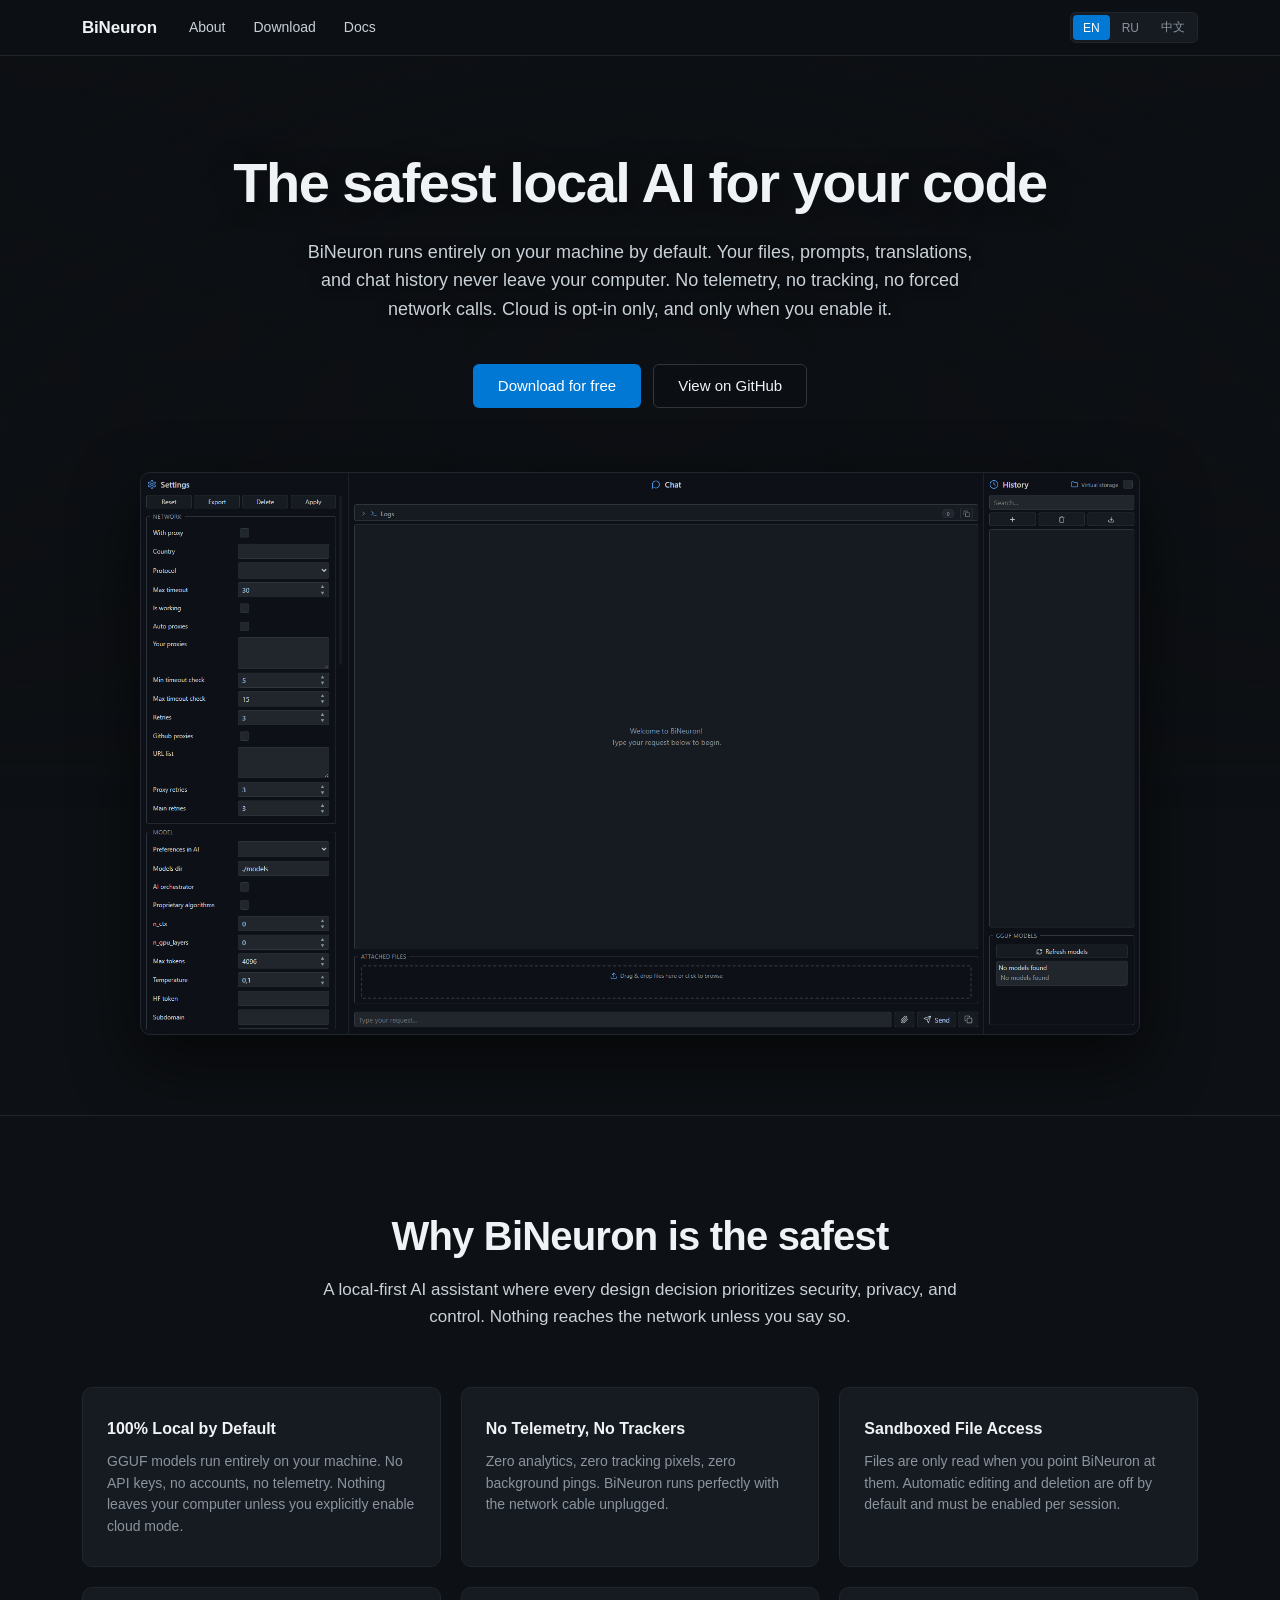
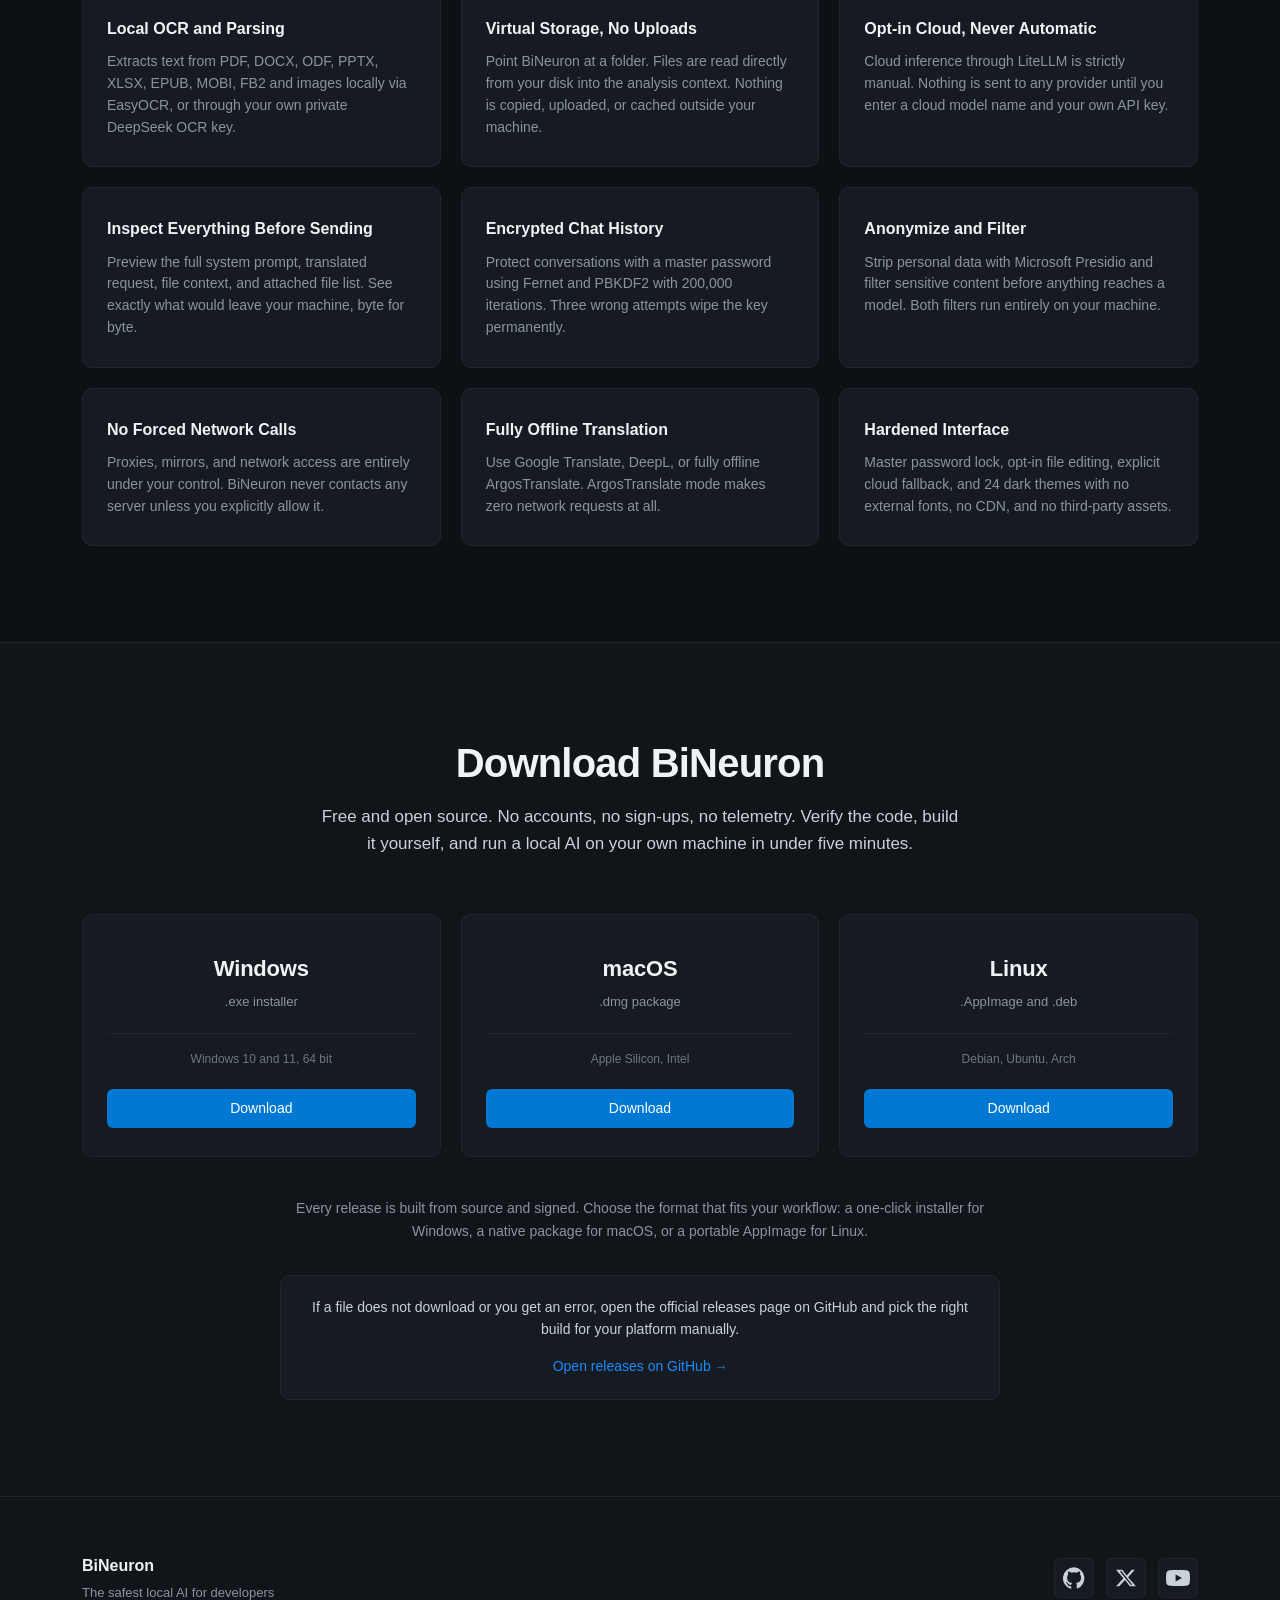
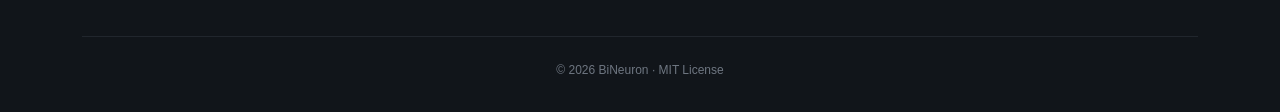
<file: index.html>
<!--This code was made entirely using DeepSeek Coder.-->
<!--Link to the model: https://huggingface.co/collections/deepseek-ai/deepseek-coder-->


<!DOCTYPE html>
<html lang="en">
<head>
<meta charset="UTF-8">
<meta name="viewport" content="width=device-width, initial-scale=1">
<title>BiNeuron</title>
  <link rel="icon" type="image/x-icon" href="img_files/logo.ico">
  <link rel="shortcut icon" type="image/x-icon" href="img_files/logo.ico">
  <link rel="apple-touch-icon" href="img_files/logo.ico">
<link rel="stylesheet" href="website/style.css">
<script>
if ("scrollRestoration" in history) {
  history.scrollRestoration = "manual";
}
(function forceTop() {
  if (window.location.hash) {
    history.replaceState(null, "", window.location.pathname + window.location.search);
  }
  window.scrollTo(0, 0);
  window.addEventListener("load", function () {
    window.scrollTo(0, 0);
  });
})();
</script>
</head>
<body>

<div class="bg-binary" aria-hidden="true">
  <canvas id="binaryCanvas"></canvas>
</div>

<header class="nav">
  <div class="nav-inner">
    <a href="#" class="logo">BiNeuron</a>
    <nav class="nav-links">
      <a href="#about" data-i18n="nav_about">About</a>
      <a href="#download" data-i18n="nav_download">Download</a>
      <a href="https://github.com/just-not-google/BiNeuron/tree/main/docs" data-i18n="nav_docs">Docs</a>
    </nav>
    <div class="nav-right">
      <div class="lang-switch">
        <button data-lang="en" class="active">EN</button>
        <button data-lang="ru">RU</button>
        <button data-lang="zh">中文</button>
      </div>
    </div>
  </div>
</header>

<main>

  <section class="hero">
    <div class="container">
      <h1 data-i18n="hero_title">The safest local AI for your code</h1>
      <p class="hero-sub" data-i18n="hero_sub">
        BiNeuron runs entirely on your machine by default. Your files, prompts, translations, and chat history never leave your computer. No telemetry, no tracking, no forced network calls. Cloud is opt-in only, and only when you enable it.
      </p>
      <div class="hero-actions">
        <a href="#download" class="btn btn-primary" data-i18n="btn_download">Download for free</a>
        <a href="https://github.com/just-not-google/BiNeuron" class="btn btn-secondary" data-i18n="btn_github">View on GitHub</a>
      </div>
      <div class="hero-image">
        <img src="img_files/gui_screenshot_4.png" alt="BiNeuron">
      </div>
    </div>
  </section>

  <section id="about" class="section">
    <div class="container">
      <h2 class="section-title" data-i18n="about_title">Why BiNeuron is the safest</h2>
      <p class="section-sub" data-i18n="about_text">
        A local-first AI assistant where every design decision prioritizes security, privacy, and control. Nothing reaches the network unless you say so.
      </p>

      <div class="features">
        <div class="feature">
          <h3 data-i18n="f1_title">100% Local by Default</h3>
          <p data-i18n="f1_text">GGUF models run entirely on your machine. No API keys, no accounts, no telemetry. Nothing leaves your computer unless you explicitly enable cloud mode.</p>
        </div>
        <div class="feature">
          <h3 data-i18n="f2_title">No Telemetry, No Trackers</h3>
          <p data-i18n="f2_text">Zero analytics, zero tracking pixels, zero background pings. BiNeuron runs perfectly with the network cable unplugged.</p>
        </div>
        <div class="feature">
          <h3 data-i18n="f3_title">Sandboxed File Access</h3>
          <p data-i18n="f3_text">Files are only read when you point BiNeuron at them. Automatic editing and deletion are off by default and must be enabled per session.</p>
        </div>
        <div class="feature">
          <h3 data-i18n="f4_title">Local OCR and Parsing</h3>
          <p data-i18n="f4_text">Extracts text from PDF, DOCX, ODF, PPTX, XLSX, EPUB, MOBI, FB2 and images locally via EasyOCR, or through your own private DeepSeek OCR key.</p>
        </div>
        <div class="feature">
          <h3 data-i18n="f5_title">Virtual Storage, No Uploads</h3>
          <p data-i18n="f5_text">Point BiNeuron at a folder. Files are read directly from your disk into the analysis context. Nothing is copied, uploaded, or cached outside your machine.</p>
        </div>
        <div class="feature">
          <h3 data-i18n="f6_title">Opt-in Cloud, Never Automatic</h3>
          <p data-i18n="f6_text">Cloud inference through LiteLLM is strictly manual. Nothing is sent to any provider until you enter a cloud model name and your own API key.</p>
        </div>
        <div class="feature">
          <h3 data-i18n="f7_title">Inspect Everything Before Sending</h3>
          <p data-i18n="f7_text">Preview the full system prompt, translated request, file context, and attached file list. See exactly what would leave your machine, byte for byte.</p>
        </div>
        <div class="feature">
          <h3 data-i18n="f8_title">Encrypted Chat History</h3>
          <p data-i18n="f8_text">Protect conversations with a master password using Fernet and PBKDF2 with 200,000 iterations. Three wrong attempts wipe the key permanently.</p>
        </div>
        <div class="feature">
          <h3 data-i18n="f9_title">Anonymize and Filter</h3>
          <p data-i18n="f9_text">Strip personal data with Microsoft Presidio and filter sensitive content before anything reaches a model. Both filters run entirely on your machine.</p>
        </div>
        <div class="feature">
          <h3 data-i18n="f10_title">No Forced Network Calls</h3>
          <p data-i18n="f10_text">Proxies, mirrors, and network access are entirely under your control. BiNeuron never contacts any server unless you explicitly allow it.</p>
        </div>
        <div class="feature">
          <h3 data-i18n="f11_title">Fully Offline Translation</h3>
          <p data-i18n="f11_text">Use Google Translate, DeepL, or fully offline ArgosTranslate. ArgosTranslate mode makes zero network requests at all.</p>
        </div>
        <div class="feature">
          <h3 data-i18n="f12_title">Hardened Interface</h3>
          <p data-i18n="f12_text">Master password lock, opt-in file editing, explicit cloud fallback, and 24 dark themes with no external fonts, no CDN, and no third-party assets.</p>
        </div>
      </div>
    </div>
  </section>

  <section id="download" class="section section-alt">
    <div class="container">
      <h2 class="section-title" data-i18n="download_title">Download BiNeuron</h2>
      <p class="section-sub" data-i18n="download_text">
        Free and open source. No accounts, no sign-ups, no telemetry. Verify the code, build it yourself, and run a local AI on your own machine in under five minutes.
      </p>

      <div class="download-grid">
        <div class="download-card">
          <div class="os-name">Windows</div>
          <div class="os-note" data-i18n="dl_win">.exe installer</div>
          <div class="os-desc" data-i18n="dl_win_desc">Windows 10 and 11, 64 bit</div>
          <a href="https://github.com/just-not-google/BiNeuron/releases/download/v0.0.5/BiNeuron-Web-Windows.zip" class="btn btn-primary download-btn" data-i18n="dl_btn">Download</a>
        </div>
        <div class="download-card">
          <div class="os-name">macOS</div>
          <div class="os-note" data-i18n="dl_mac">.dmg package</div>
          <div class="os-desc" data-i18n="dl_mac_desc">Apple Silicon, Intel</div>
          <a href="https://github.com/just-not-google/BiNeuron/releases/download/v0.0.5/BiNeuron-Web-MacOS.zip" class="btn btn-primary download-btn" data-i18n="dl_btn">Download</a>
        </div>
        <div class="download-card">
          <div class="os-name">Linux</div>
          <div class="os-note" data-i18n="dl_linux">.AppImage and .deb</div>
          <div class="os-desc" data-i18n="dl_linux_desc">Debian, Ubuntu, Arch</div>
          <a href="https://github.com/just-not-google/BiNeuron/releases/download/v0.0.5/BiNeuron-Web-Linux.zip" class="btn btn-primary download-btn" data-i18n="dl_btn">Download</a>
        </div>
      </div>

      <p class="download-foot" data-i18n="download_note">
        Every release is built from source and signed. Choose the format that fits your workflow: a one-click installer for Windows, a native package for macOS, or a portable AppImage for Linux.
      </p>

      <div class="download-help">
        <p data-i18n="download_help_text">
          If a file does not download or you get an error, open the official releases page on GitHub and pick the right build for your platform manually.
        </p>
        <a href="https://github.com/just-not-google/BiNeuron/releases" target="_blank" rel="noopener" class="download-help-link" data-i18n="download_help_link">
          Open releases on GitHub
        </a>
      </div>
    </div>
  </section>

</main>

<footer class="footer">
  <div class="container">
    <div class="footer-inner">
      <div class="footer-brand">
        <div class="footer-logo">BiNeuron</div>
        <div class="footer-tag" data-i18n="footer_tag">The safest local AI for developers</div>
      </div>
      <div class="social-links">
        <a href="https://github.com/just-not-google/BiNeuron" target="_blank" rel="noopener" aria-label="GitHub" title="GitHub">
          <svg viewBox="0 0 24 24" width="22" height="22" fill="currentColor" aria-hidden="true">
            <path d="M12 .3a12 12 0 00-3.8 23.4c.6.1.8-.3.8-.6v-2.2c-3.3.7-4-1.6-4-1.6-.6-1.4-1.4-1.8-1.4-1.8-1.1-.8.1-.8.1-.8 1.2.1 1.9 1.3 1.9 1.3 1.1 1.9 2.9 1.3 3.6 1 .1-.8.4-1.3.8-1.6-2.7-.3-5.5-1.3-5.5-6 0-1.3.5-2.4 1.2-3.2-.1-.3-.5-1.5.1-3.2 0 0 1-.3 3.3 1.2a11.5 11.5 0 016 0c2.3-1.5 3.3-1.2 3.3-1.2.7 1.7.2 2.9.1 3.2.8.8 1.2 1.9 1.2 3.2 0 4.6-2.8 5.6-5.5 5.9.4.4.8 1.1.8 2.2v3.3c0 .3.2.7.8.6A12 12 0 0012 .3z"/>
          </svg>
        </a>
        <a href="https://x.com/BiNeuron123" target="_blank" rel="noopener" aria-label="X (Twitter)" title="X (Twitter)">
          <svg viewBox="0 0 24 24" width="20" height="20" fill="currentColor" aria-hidden="true">
            <path d="M18.9 2h3.7l-8.1 9.2L24 22h-7.4l-5.8-7.6L3.9 22H.2l8.6-9.8L0 2h7.6l5.3 6.9L18.9 2zm-1.3 18h2L6.5 3.9H4.4L17.6 20z"/>
          </svg>
        </a>
        <a href="https://www.youtube.com/@bineuron" target="_blank" rel="noopener" aria-label="YouTube" title="YouTube">
          <svg viewBox="0 0 24 24" width="24" height="24" fill="currentColor" aria-hidden="true">
            <path d="M23.5 6.5a3 3 0 00-2.1-2.1C19.5 3.9 12 3.9 12 3.9s-7.5 0-9.4.5A3 3 0 00.5 6.5C0 8.4 0 12 0 12s0 3.6.5 5.5a3 3 0 002.1 2.1c1.9.5 9.4.5 9.4.5s7.5 0 9.4-.5a3 3 0 002.1-2.1c.5-1.9.5-5.5.5-5.5s0-3.6-.5-5.5zM9.6 15.6V8.4l6.3 3.6-6.3 3.6z"/>
          </svg>
        </a>
      </div>
    </div>
    <div class="footer-copy">© 2026 BiNeuron · MIT License</div>
  </div>
</footer>

<script>
const TRANSLATIONS = {
  en: {
    nav_about: "About",
    nav_download: "Download",
    nav_docs: "Docs",
    hero_title: "The safest local AI for your code",
    hero_sub: "BiNeuron runs entirely on your machine by default. Your files, prompts, translations, and chat history never leave your computer. No telemetry, no tracking, no forced network calls. Cloud is opt-in only, and only when you enable it.",
    btn_download: "Download for free",
    btn_github: "View on GitHub",
    about_title: "Why BiNeuron is the safest",
    about_text: "A local-first AI assistant where every design decision prioritizes security, privacy, and control. Nothing reaches the network unless you say so.",
    f1_title: "100% Local by Default",
    f1_text: "GGUF models run entirely on your machine. No API keys, no accounts, no telemetry. Nothing leaves your computer unless you explicitly enable cloud mode.",
    f2_title: "No Telemetry, No Trackers",
    f2_text: "Zero analytics, zero tracking pixels, zero background pings. BiNeuron runs perfectly with the network cable unplugged.",
    f3_title: "Sandboxed File Access",
    f3_text: "Files are only read when you point BiNeuron at them. Automatic editing and deletion are off by default and must be enabled per session.",
    f4_title: "Local OCR and Parsing",
    f4_text: "Extracts text from PDF, DOCX, ODF, PPTX, XLSX, EPUB, MOBI, FB2 and images locally via EasyOCR, or through your own private DeepSeek OCR key.",
    f5_title: "Virtual Storage, No Uploads",
    f5_text: "Point BiNeuron at a folder. Files are read directly from your disk into the analysis context. Nothing is copied, uploaded, or cached outside your machine.",
    f6_title: "Opt-in Cloud, Never Automatic",
    f6_text: "Cloud inference through LiteLLM is strictly manual. Nothing is sent to any provider until you enter a cloud model name and your own API key.",
    f7_title: "Inspect Everything Before Sending",
    f7_text: "Preview the full system prompt, translated request, file context, and attached file list. See exactly what would leave your machine, byte for byte.",
    f8_title: "Encrypted Chat History",
    f8_text: "Protect conversations with a master password using Fernet and PBKDF2 with 200,000 iterations. Three wrong attempts wipe the key permanently.",
    f9_title: "Anonymize and Filter",
    f9_text: "Strip personal data with Microsoft Presidio and filter sensitive content before anything reaches a model. Both filters run entirely on your machine.",
    f10_title: "No Forced Network Calls",
    f10_text: "Proxies, mirrors, and network access are entirely under your control. BiNeuron never contacts any server unless you explicitly allow it.",
    f11_title: "Fully Offline Translation",
    f11_text: "Use Google Translate, DeepL, or fully offline ArgosTranslate. ArgosTranslate mode makes zero network requests at all.",
    f12_title: "Hardened Interface",
    f12_text: "Master password lock, opt-in file editing, explicit cloud fallback, and 24 dark themes with no external fonts, no CDN, and no third-party assets.",
    download_title: "Download BiNeuron",
    download_text: "Free and open source. No accounts, no sign-ups, no telemetry. Verify the code, build it yourself, and run a local AI on your own machine in under five minutes.",
    download_note: "Every release is built from source and signed. Choose the format that fits your workflow: a one-click installer for Windows, a native package for macOS, or a portable AppImage for Linux.",
    download_help_text: "If a file does not download or you get an error, open the official releases page on GitHub and pick the right build for your platform manually.",
    download_help_link: "Open releases on GitHub",
    dl_win: ".exe installer",
    dl_win_desc: "Windows 10 and 11, 64 bit",
    dl_mac: ".dmg package",
    dl_mac_desc: "Apple Silicon, Intel",
    dl_linux: ".AppImage and .deb",
    dl_linux_desc: "Debian, Ubuntu, Arch",
    dl_btn: "Download",
    footer_tag: "The safest local AI for developers"
  },
  ru: {
    nav_about: "О проекте",
    nav_download: "Скачать",
    nav_docs: "Документация",
    hero_title: "Самый безопасный локальный ИИ для вашего кода",
    hero_sub: "BiNeuron полностью работает на вашей машине по умолчанию. Файлы, запросы, переводы и история чатов не покидают ваш компьютер. Без телеметрии, без трекинга, без принудительных сетевых вызовов. Облако только по вашему явному включению.",
    btn_download: "Скачать бесплатно",
    btn_github: "Открыть на GitHub",
    about_title: "Почему BiNeuron безопаснее всех",
    about_text: "Локальный ИИ ассистент, в котором каждое решение ставит на первое место безопасность, приватность и контроль. Ничего не уходит в сеть, пока вы сами это не разрешите.",
    f1_title: "100% Локально по умолчанию",
    f1_text: "GGUF модели работают полностью на вашей машине. Без API ключей, без аккаунтов, без телеметрии. Ничего не покидает ваш компьютер, пока вы сами не включите облачный режим.",
    f2_title: "Без телеметрии и трекеров",
    f2_text: "Ноль аналитики, ноль трекинг-пикселей, ноль фоновых пингов. BiNeuron отлично работает даже с отключённым сетевым кабелем.",
    f3_title: "Изолированный доступ к файлам",
    f3_text: "Файлы читаются только тогда, когда вы сами укажете их BiNeuron. Автоматическое редактирование и удаление отключены по умолчанию и включаются отдельно на сессию.",
    f4_title: "Локальный OCR и парсинг",
    f4_text: "Извлекает текст из PDF, DOCX, ODF, PPTX, XLSX, EPUB, MOBI, FB2 и изображений локально через EasyOCR или через ваш собственный ключ DeepSeek OCR.",
    f5_title: "Виртуальное хранилище без загрузок",
    f5_text: "Укажите BiNeuron на папку. Файлы читаются напрямую с диска в контекст анализа. Ничего не копируется, не загружается и не кэшируется вне вашей машины.",
    f6_title: "Облако только вручную",
    f6_text: "Облачный инференс через LiteLLM строго вручную. Ничего не отправляется провайдеру, пока вы сами не введёте имя облачной модели и свой API ключ.",
    f7_title: "Полный предпросмотр запроса",
    f7_text: "Просмотр полного системного промпта, переведённого запроса, контекста файлов и списка вложений. Вы точно видите, что покинет вашу машину, до байта.",
    f8_title: "Зашифрованная история чатов",
    f8_text: "История диалогов защищена мастер паролем через Fernet и PBKDF2 с 200 000 итераций. Три неверных попытки навсегда удаляют ключ.",
    f9_title: "Анонимизация и фильтрация",
    f9_text: "Удаляет персональные данные через Microsoft Presidio и фильтрует чувствительный контент до отправки в модель. Оба фильтра работают полностью на вашей машине.",
    f10_title: "Без принудительных сетевых вызовов",
    f10_text: "Прокси, зеркала и сетевой доступ полностью под вашим контролем. BiNeuron не обращается ни к какому серверу, пока вы сами это не разрешите.",
    f11_title: "Полностью офлайн перевод",
    f11_text: "Google Translate, DeepL или полностью офлайн ArgosTranslate. Режим ArgosTranslate делает ноль сетевых запросов.",
    f12_title: "Укреплённый интерфейс",
    f12_text: "Мастер-пароль, редактирование файлов только по включению, облако только вручную, 24 тёмные темы без внешних шрифтов, CDN и сторонних ресурсов.",
    download_title: "Скачать BiNeuron",
    download_text: "Бесплатный проект с открытым исходным кодом. Без аккаунтов, без регистрации, без телеметрии. Проверьте код, соберите сами и запустите локальный ИИ на своей машине меньше чем за пять минут.",
    download_note: "Каждый релиз собирается из исходников и подписывается. Выберите подходящий формат: установщик в один клик для Windows, нативный пакет для macOS или портативный AppImage для Linux.",
    download_help_text: "Если файл не скачивается или появляется ошибка, откройте официальную страницу релизов на GitHub и выберите сборку для вашей платформы вручную.",
    download_help_link: "Открыть релизы на GitHub",
    dl_win: ".exe установщик",
    dl_win_desc: "Windows 10 и 11, 64 бита",
    dl_mac: ".dmg пакет",
    dl_mac_desc: "Apple Silicon, Intel",
    dl_linux: ".AppImage и .deb",
    dl_linux_desc: "Debian, Ubuntu, Arch",
    dl_btn: "Скачать",
    footer_tag: "Самый безопасный локальный ИИ для разработчиков"
  },
  zh: {
    nav_about: "关于",
    nav_download: "下载",
    nav_docs: "文档",
    hero_title: "为你的代码打造的最安全的本地 AI",
    hero_sub: "BiNeuron 默认完全在你的机器上运行。文件、提示、翻译和对话历史永远不会离开你的电脑。没有遥测，没有跟踪，没有强制网络请求。云端仅在你自行启用时才会使用。",
    btn_download: "免费下载",
    btn_github: "在 GitHub 上查看",
    about_title: "为什么 BiNeuron 最安全",
    about_text: "一个本地优先的 AI 助手，每个设计决策都以安全、隐私和控制为先。除非你明确允许，否则不会有任何内容进入网络。",
    f1_title: "默认完全本地",
    f1_text: "GGUF 模型完全在你的机器上运行。无 API 密钥、无账号、无遥测。除非你明确启用云模式，否则不会有任何内容离开你的电脑。",
    f2_title: "无遥测，无跟踪",
    f2_text: "零分析、零跟踪像素、零后台请求。即使拔掉网线，BiNeuron 也能完美运行。",
    f3_title: "隔离的文件访问",
    f3_text: "只有你主动指定时，BiNeuron 才会读取文件。自动编辑和删除默认关闭，必须按会话手动启用。",
    f4_title: "本地 OCR 与解析",
    f4_text: "通过 EasyOCR 本地从 PDF、DOCX、ODF、PPTX、XLSX、EPUB、MOBI、FB2 和图像中提取文本，或使用你自己的 DeepSeek OCR 密钥。",
    f5_title: "虚拟存储，无上传",
    f5_text: "将 BiNeuron 指向一个文件夹，文件直接从磁盘读入分析上下文。不会复制、上传或缓存到你的机器之外。",
    f6_title: "云端严格手动",
    f6_text: "通过 LiteLLM 的云端推理严格手动。在你亲自输入云模型名称和 API 密钥之前，不会向任何提供商发送任何内容。",
    f7_title: "发送前完整预览",
    f7_text: "预览完整的系统提示、翻译后的请求、文件上下文和附件列表。逐字节看到什么会离开你的机器。",
    f8_title: "加密对话历史",
    f8_text: "使用主密码保护对话历史，采用 Fernet 和 PBKDF2，200,000 次迭代。三次错误输入将永久删除密钥。",
    f9_title: "匿名化与过滤",
    f9_text: "在内容到达模型之前，使用 Microsoft Presidio 去除个人数据并过滤敏感内容。两个过滤器都在你的机器上本地运行。",
    f10_title: "无强制网络请求",
    f10_text: "代理、镜像和网络访问完全由你控制。除非你明确允许，BiNeuron 不会联系任何服务器。",
    f11_title: "完全离线翻译",
    f11_text: "使用 Google Translate、DeepL 或完全离线的 ArgosTranslate。ArgosTranslate 模式完全不发起任何网络请求。",
    f12_title: "强化的界面",
    f12_text: "主密码锁定、按需启用的文件编辑、手动云端回退，24 款深色主题，无外部字体、无 CDN、无第三方资源。",
    download_title: "下载 BiNeuron",
    download_text: "免费且开源。无需注册，无需订阅，无遥测。审核代码，自行构建，五分钟内在你自己的机器上运行本地 AI。",
    download_note: "每个版本都从源码构建并签名。选择适合你工作流的格式：Windows 一键安装包、macOS 原生包，或 Linux 便携 AppImage。",
    download_help_text: "如果文件无法下载或出现错误，请打开 GitHub 官方发布页面，手动选择适合你平台的版本。",
    download_help_link: "打开 GitHub 发布页面",
    dl_win: ".exe 安装包",
    dl_win_desc: "Windows 10 和 11，64 位",
    dl_mac: ".dmg 包",
    dl_mac_desc: "Apple Silicon，Intel",
    dl_linux: ".AppImage 和 .deb",
    dl_linux_desc: "Debian，Ubuntu，Arch",
    dl_btn: "下载",
    footer_tag: "面向开发者的最安全本地 AI"
  }
};

const buttons = document.querySelectorAll(".lang-switch button");

function applyLang(lang) {
  const dict = TRANSLATIONS[lang] || TRANSLATIONS.en;
  document.documentElement.lang = lang;
  document.querySelectorAll("[data-i18n]").forEach(function (el) {
    const key = el.dataset.i18n;
    if (dict[key]) el.textContent = dict[key];
  });
  buttons.forEach(function (btn) {
    btn.classList.toggle("active", btn.dataset.lang === lang);
  });
  try { localStorage.setItem("bineuron_lang", lang); } catch (e) {}
}

buttons.forEach(function (btn) {
  btn.addEventListener("click", function () {
    applyLang(btn.dataset.lang);
  });
});

(function initLang() {
  let saved = null;
  try { saved = localStorage.getItem("bineuron_lang"); } catch (e) {}
  if (saved && TRANSLATIONS[saved]) return applyLang(saved);
  const b = (navigator.language || "en").slice(0, 2).toLowerCase();
  if (b === "ru") applyLang("ru");
  else if (b === "zh") applyLang("zh");
  else applyLang("en");
})();

(function initBinary() {
  const canvas = document.getElementById("binaryCanvas");
  if (!canvas) return;

  const ctx = canvas.getContext("2d");
  let width, height, columns, drops;
  const fontSize = 16;
  const chars = ["0", "1"];

  function setup() {
    width = canvas.width = window.innerWidth;
    height = canvas.height = window.innerHeight;
    columns = Math.floor(width / fontSize);
    drops = new Array(columns).fill(0).map(function () {
      return Math.random() * -50;
    });
  }

  function draw() {
    ctx.fillStyle = "rgba(13, 16, 20, 0.08)";
    ctx.fillRect(0, 0, width, height);

    ctx.font = fontSize + "px monospace";
    for (let i = 0; i < drops.length; i++) {
      const char = chars[Math.floor(Math.random() * chars.length)];
      const x = i * fontSize;
      const y = drops[i] * fontSize;

      const fade = 1 - (y / height);
      const alpha = Math.max(0.05, Math.min(0.5, fade * 0.6));

      ctx.fillStyle = "rgba(74, 158, 255, " + alpha + ")";
      ctx.fillText(char, x, y);

      if (y > height && Math.random() > 0.975) {
        drops[i] = 0;
      }
      drops[i]++;
    }
  }

  setup();
  window.addEventListener("resize", setup);

  let last = 0;
  function loop(t) {
    if (t - last > 55) {
      draw();
      last = t;
    }
    requestAnimationFrame(loop);
  }

  const reduce = window.matchMedia("(prefers-reduced-motion: reduce)").matches;
  if (reduce) {
    draw();
  } else {
    requestAnimationFrame(loop);
  }
})();
</script>

</body>
</html>
</file>
<file: website/style.css>
:root {
  --bg: #0d1014;
  --bg-alt: #11151a;
  --bg-card: #161b22;
  --bg-card-hover: #1c232c;
  --bg-nav: rgba(13, 16, 20, 0.85);

  --fg: #f0f3f6;
  --fg-sub: #c9d1d9;
  --fg-dim: #8b949e;
  --fg-mute: #6e7681;

  --border: #21262d;
  --border-hover: #30363d;

  --accent: #0078d4;
  --accent-hover: #1a8cff;
  --accent-soft: rgba(0, 120, 212, 0.15);

  --radius: 6px;
  --radius-lg: 10px;

  --max-w: 1180px;

  --font: -apple-system, BlinkMacSystemFont, "Segoe UI", Roboto, "Helvetica Neue", Arial, sans-serif;
}

* { box-sizing: border-box; margin: 0; padding: 0; }

html {
  scroll-behavior: smooth;
  scroll-padding-top: 80px;
}

section[id] {
  scroll-margin-top: 80px;
}

body {
  position: relative;
  background: var(--bg);
  color: var(--fg);
  font-family: var(--font);
  font-size: 16px;
  line-height: 1.6;
  -webkit-font-smoothing: antialiased;
  overflow-x: hidden;
}

a { color: inherit; text-decoration: none; }

img { max-width: 100%; display: block; }

.bg-binary {
  position: fixed;
  inset: 0;
  z-index: -1;
  pointer-events: none;
  overflow: hidden;
  mask-image: linear-gradient(
    to bottom,
    rgba(0, 0, 0, 1) 0%,
    rgba(0, 0, 0, 0.85) 25%,
    rgba(0, 0, 0, 0.4) 55%,
    rgba(0, 0, 0, 0) 90%
  );
  -webkit-mask-image: linear-gradient(
    to bottom,
    rgba(0, 0, 0, 1) 0%,
    rgba(0, 0, 0, 0.85) 25%,
    rgba(0, 0, 0, 0.4) 55%,
    rgba(0, 0, 0, 0) 90%
  );
}

#binaryCanvas {
  display: block;
  width: 100%;
  height: 100%;
  opacity: 0.55;
}

.bg-binary::after {
  content: "";
  position: absolute;
  inset: 0;
  background: radial-gradient(
    ellipse 70% 55% at 50% 40%,
    transparent 0%,
    rgba(13, 16, 20, 0.35) 55%,
    rgba(13, 16, 20, 0.85) 100%
  );
  pointer-events: none;
}

::-webkit-scrollbar { width: 10px; height: 10px; }
::-webkit-scrollbar-track { background: var(--bg); }
::-webkit-scrollbar-thumb {
  background: #30363d;
  border-radius: 5px;
  border: 2px solid var(--bg);
}
::-webkit-scrollbar-thumb:hover { background: #4a525c; }

* {
  scrollbar-width: thin;
  scrollbar-color: #30363d var(--bg);
}

.container {
  max-width: var(--max-w);
  margin: 0 auto;
  padding: 0 32px;
  position: relative;
  z-index: 1;
}

.nav {
  position: sticky;
  top: 0;
  z-index: 100;
  background: var(--bg-nav);
  backdrop-filter: saturate(180%) blur(16px);
  -webkit-backdrop-filter: saturate(180%) blur(16px);
  border-bottom: 1px solid var(--border);
}

.nav-inner {
  max-width: var(--max-w);
  margin: 0 auto;
  padding: 12px 32px;
  display: flex;
  align-items: center;
  gap: 32px;
}

.logo {
  font-size: 17px;
  font-weight: 700;
  letter-spacing: -0.2px;
  color: var(--fg);
  flex-shrink: 0;
}

.nav-links {
  display: flex;
  gap: 28px;
  flex: 1;
}

.nav-links a {
  color: var(--fg-sub);
  font-size: 14px;
  transition: color .15s;
}

.nav-links a:hover { color: var(--fg); }

.nav-right {
  display: flex;
  align-items: center;
  gap: 14px;
  flex-shrink: 0;
}

.lang-switch {
  display: flex;
  gap: 2px;
  padding: 2px;
  background: var(--bg-card);
  border: 1px solid var(--border);
  border-radius: var(--radius);
}

.lang-switch button {
  background: transparent;
  border: none;
  color: var(--fg-dim);
  padding: 4px 10px;
  font-size: 12px;
  border-radius: 4px;
  cursor: pointer;
  font-family: inherit;
  font-weight: 500;
  transition: all .15s;
}

.lang-switch button:hover { color: var(--fg); }

.lang-switch button.active {
  color: #fff;
  background: var(--accent);
}

.btn {
  display: inline-block;
  padding: 12px 24px;
  border-radius: var(--radius);
  font-size: 15px;
  font-weight: 500;
  border: 1px solid transparent;
  cursor: pointer;
  transition: all .15s;
  font-family: inherit;
  text-align: center;
  line-height: 1.2;
  position: relative;
  z-index: 1;
}

.btn-primary {
  background: var(--accent);
  color: #fff;
}

.btn-primary:hover {
  background: var(--accent-hover);
}

.btn-secondary {
  background: rgba(13, 16, 20, 0.6);
  color: var(--fg);
  border-color: var(--border-hover);
  backdrop-filter: blur(8px);
}

.btn-secondary:hover {
  background: var(--bg-card);
  border-color: var(--fg-mute);
}

.hero {
  padding: 96px 0 80px;
  text-align: center;
  position: relative;
  z-index: 1;
}

.hero h1 {
  font-size: 56px;
  font-weight: 700;
  letter-spacing: -1.5px;
  line-height: 1.1;
  margin-bottom: 24px;
  color: var(--fg);
  max-width: 820px;
  margin-left: auto;
  margin-right: auto;
  text-shadow: 0 2px 24px rgba(13, 16, 20, 0.9);
}

.hero-sub {
  font-size: 18px;
  color: var(--fg-sub);
  max-width: 680px;
  margin: 0 auto 40px;
  line-height: 1.6;
  text-shadow: 0 1px 12px rgba(13, 16, 20, 0.9);
}

.hero-actions {
  display: flex;
  gap: 12px;
  justify-content: center;
  flex-wrap: wrap;
  margin-bottom: 64px;
}

.hero-image {
  max-width: 1000px;
  margin: 0 auto;
  border-radius: var(--radius-lg);
  overflow: hidden;
  border: 1px solid var(--border);
  background: var(--bg-card);
  box-shadow: 0 24px 64px rgba(0, 0, 0, 0.6);
}

.hero-image img {
  width: 100%;
  height: auto;
}

.section {
  padding: 96px 0;
  border-top: 1px solid var(--border);
  position: relative;
  z-index: 1;
  background: var(--bg);
}

.section-alt {
  background: var(--bg-alt);
}

.section-title {
  font-size: 40px;
  font-weight: 700;
  letter-spacing: -0.8px;
  line-height: 1.2;
  margin-bottom: 16px;
  color: var(--fg);
  text-align: center;
}

.section-sub {
  font-size: 17px;
  color: var(--fg-sub);
  max-width: 640px;
  margin: 0 auto 56px;
  text-align: center;
  line-height: 1.6;
}

.features {
  display: grid;
  grid-template-columns: repeat(3, 1fr);
  gap: 20px;
}

.feature {
  padding: 28px 24px;
  background: var(--bg-card);
  border: 1px solid var(--border);
  border-radius: var(--radius-lg);
  transition: border-color .15s, background .15s;
}

.feature:hover {
  border-color: var(--border-hover);
  background: var(--bg-card-hover);
}

.feature h3 {
  font-size: 16px;
  font-weight: 600;
  color: var(--fg);
  margin-bottom: 10px;
}

.feature p {
  font-size: 14px;
  color: var(--fg-dim);
  line-height: 1.55;
}

.download-grid {
  display: grid;
  grid-template-columns: repeat(3, 1fr);
  gap: 20px;
  margin-bottom: 40px;
}

.download-card {
  display: flex;
  flex-direction: column;
  align-items: center;
  padding: 36px 24px 28px;
  background: var(--bg-card);
  border: 1px solid var(--border);
  border-radius: var(--radius-lg);
  text-align: center;
  transition: all .2s;
}

.download-card:hover {
  border-color: var(--accent);
  background: var(--bg-card-hover);
  transform: translateY(-2px);
}

.os-name {
  font-size: 22px;
  font-weight: 600;
  color: var(--fg);
  margin-bottom: 6px;
  letter-spacing: -0.2px;
}

.os-note {
  font-size: 13px;
  color: var(--fg-dim);
}

.os-desc {
  font-size: 12px;
  color: var(--fg-mute);
  margin-top: 20px;
  padding-top: 16px;
  border-top: 1px solid var(--border);
  width: 100%;
  margin-bottom: 20px;
}

.download-btn {
  width: 100%;
  margin-top: auto;
  font-size: 14px;
  padding: 10px 20px;
}

.download-foot {
  font-size: 14px;
  color: var(--fg-dim);
  max-width: 720px;
  margin: 0 auto 32px;
  text-align: center;
  line-height: 1.65;
}

.download-help {
  max-width: 720px;
  margin: 0 auto;
  padding: 20px 24px;
  background: var(--bg-card);
  border: 1px solid var(--border);
  border-radius: var(--radius-lg);
  text-align: center;
}

.download-help p {
  font-size: 14px;
  color: var(--fg-sub);
  line-height: 1.6;
  margin-bottom: 12px;
}

.download-help-link {
  display: inline-block;
  font-size: 14px;
  font-weight: 500;
  color: var(--accent-hover);
  transition: color .15s;
  border-bottom: 1px solid transparent;
  padding-bottom: 1px;
}

.download-help-link:hover {
  color: #6fb8ff;
  border-bottom-color: #6fb8ff;
}

.download-help-link::after {
  content: " \2192";
  font-size: 13px;
}

.footer {
  padding: 56px 0 32px;
  border-top: 1px solid var(--border);
  background: var(--bg-alt);
  position: relative;
  z-index: 1;
}

.footer-inner {
  display: flex;
  justify-content: space-between;
  align-items: center;
  flex-wrap: wrap;
  gap: 24px;
  margin-bottom: 32px;
}

.footer-logo {
  font-size: 16px;
  font-weight: 700;
  color: var(--fg);
}

.footer-tag {
  font-size: 13px;
  color: var(--fg-dim);
  margin-top: 4px;
}

.social-links {
  display: flex;
  gap: 12px;
  align-items: center;
}

.social-links a {
  display: flex;
  align-items: center;
  justify-content: center;
  width: 40px;
  height: 40px;
  border-radius: var(--radius);
  background: var(--bg-card);
  border: 1px solid var(--border);
  color: var(--fg-sub);
  transition: all .2s;
}

.social-links a:hover {
  color: var(--fg);
  background: var(--bg-card-hover);
  border-color: var(--accent);
  transform: translateY(-2px);
}

.social-links a svg {
  display: block;
}

.footer-copy {
  font-size: 12px;
  color: var(--fg-mute);
  text-align: center;
  padding-top: 24px;
  border-top: 1px solid var(--border);
}

@media (max-width: 900px) {
  .features,
  .download-grid {
    grid-template-columns: 1fr;
  }

  .hero h1 { font-size: 40px; }
  .section-title { font-size: 30px; }
  .section { padding: 64px 0; }
  .hero { padding: 64px 0 56px; }
}

@media (max-width: 720px) {
  html { scroll-padding-top: 130px; }
  section[id] { scroll-margin-top: 130px; }

  .container { padding: 0 20px; }

  .nav-inner {
    padding: 10px 20px;
    gap: 16px;
    flex-wrap: wrap;
  }

  .nav-links {
    order: 3;
    width: 100%;
    justify-content: flex-start;
    gap: 20px;
  }

  .hero h1 { font-size: 34px; letter-spacing: -1px; }
  .hero-sub { font-size: 16px; }
  .section-title { font-size: 26px; }
  .section-sub { font-size: 15px; }

  .hero-actions { flex-direction: column; }
  .hero-actions .btn { width: 100%; }

  .footer-inner { flex-direction: column; text-align: center; }
  .social-links { justify-content: center; }
}

@media (prefers-reduced-motion: reduce) {
  #binaryCanvas { opacity: 0.3; }
  .download-card,
  .social-links a { transition: none; }
}

.nav-links a.active { color: var(--fg); }
</file>
